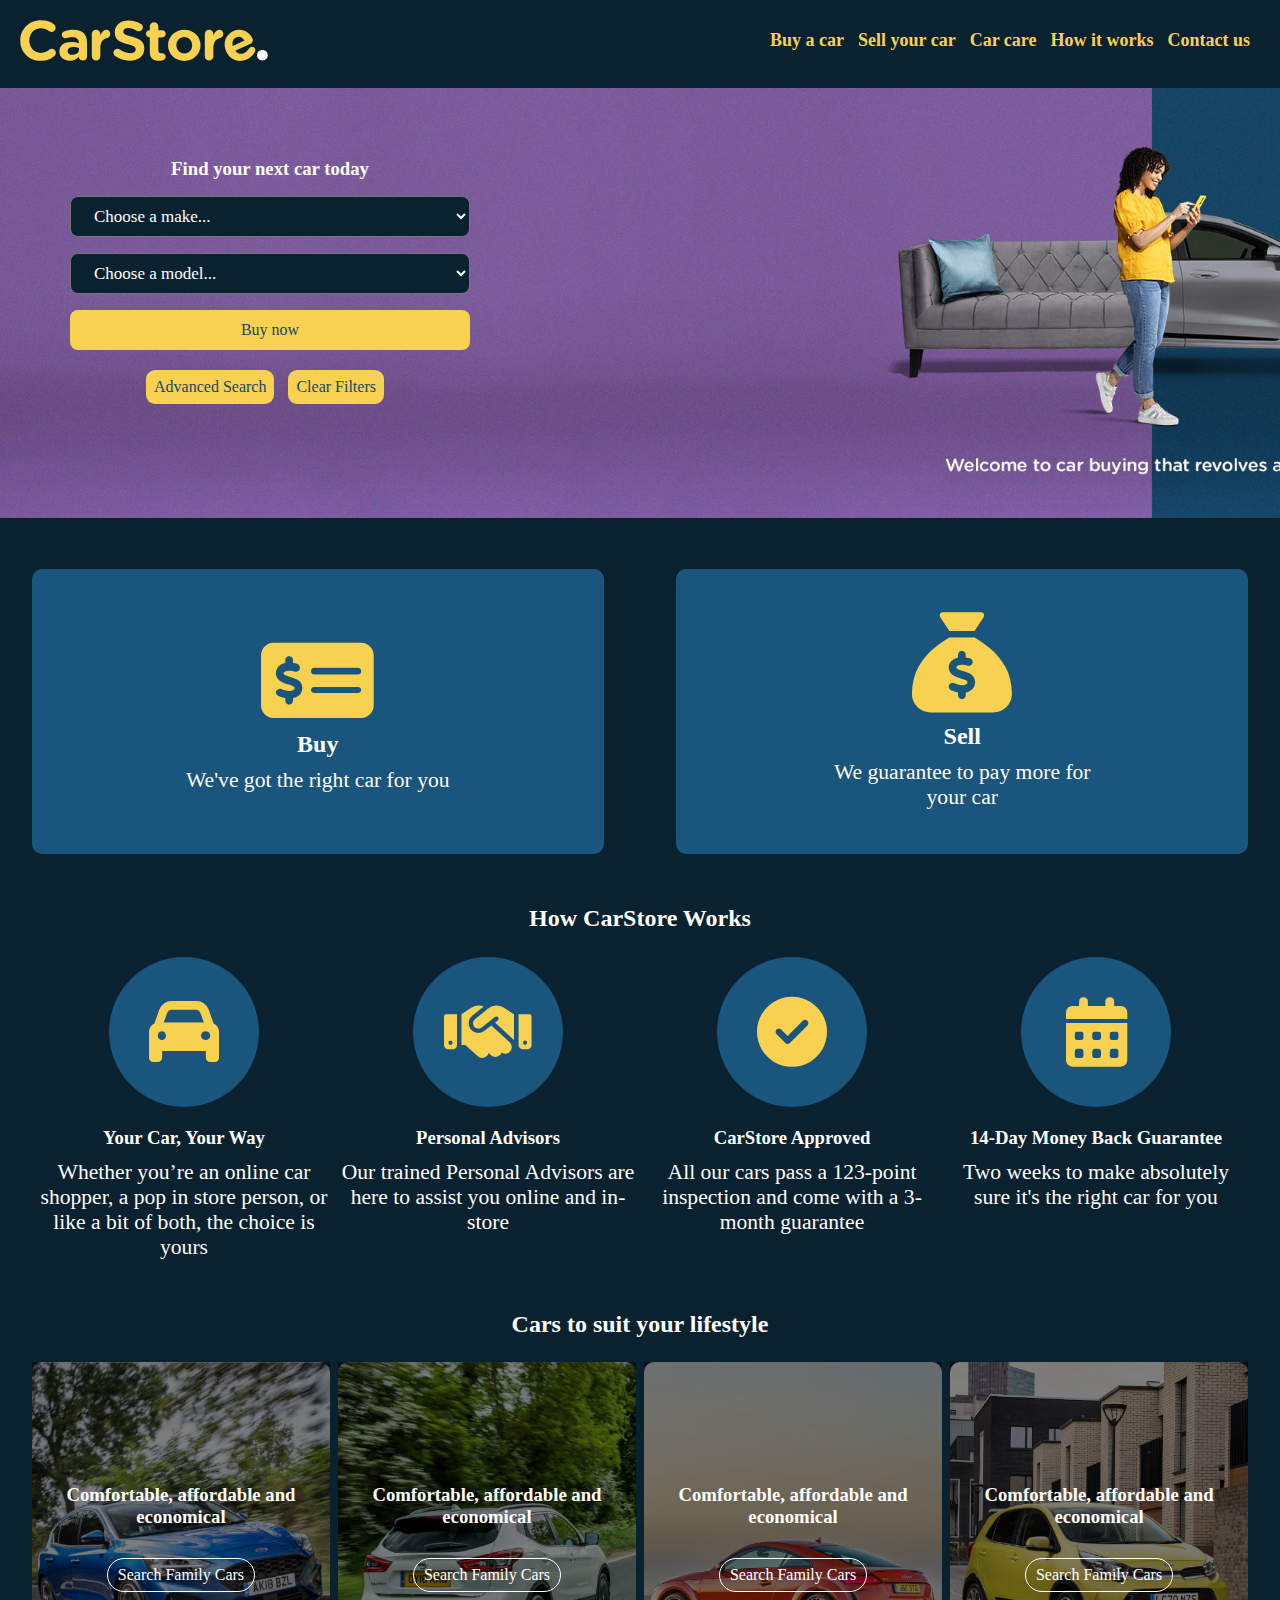
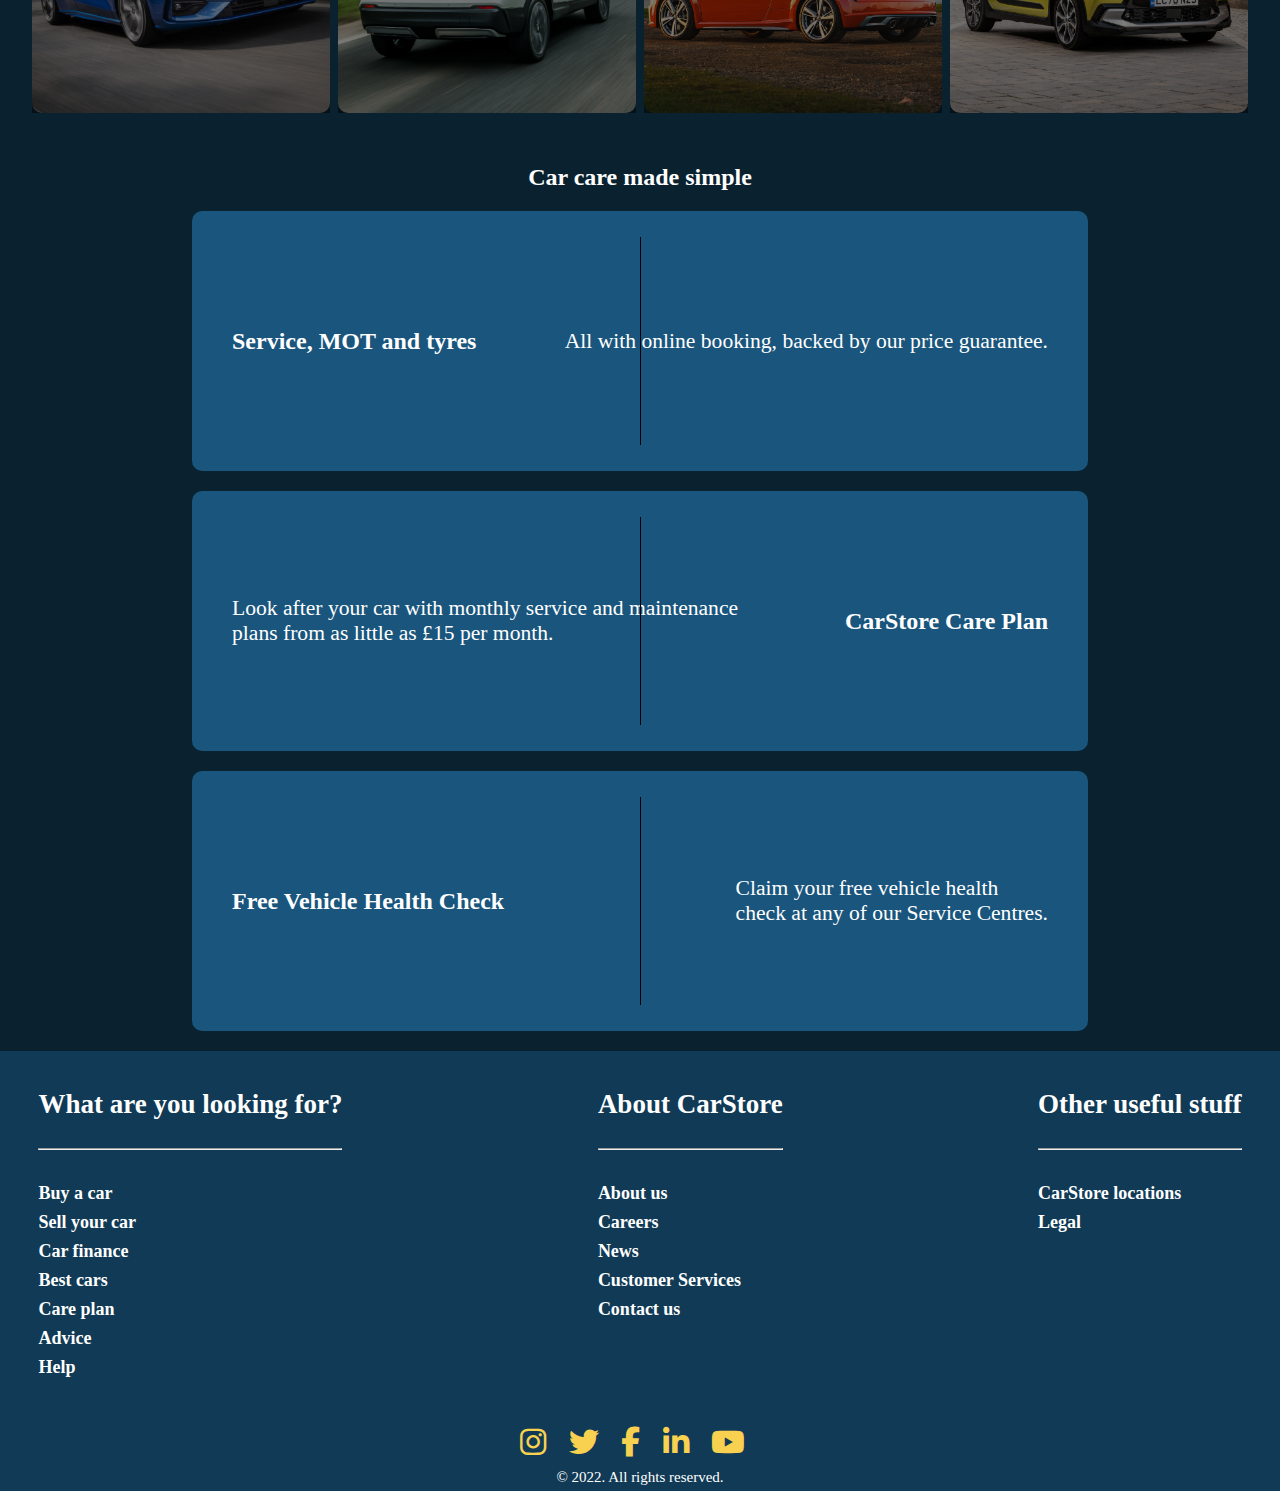
<file: index.html>
<!DOCTYPE html>
<html lang="en">

<head>
    <meta charset="UTF-8">
    <meta http-equiv="X-UA-Compatible" content="IE=edge">
    <meta name="viewport" content="width=device-width, initial-scale=1.0">
    <title>Document</title>
    <link rel="stylesheet" href="./style.css">
    <link rel="stylesheet" href="https://cdnjs.cloudflare.com/ajax/libs/font-awesome/6.1.0/css/all.min.css">
    <script src="./javascript.js"></script>
</head>

<body>
    <nav>
        <img src="./imgs/logo-dark-bg.svg">
        <ul>
            <li><a href="#sec4">Buy a car</a></li>
            <li><a class="test" href="#sell">Sell your car</a></li>
            <li> <a href="#care">Car care</a></li>
            <li> <a href="#carwork">How it works</a></li>
            <li><a href="./contact.html" target="_blank">Contact us</a></li>
        </ul>
    </nav>
    <div class="sec">
        <fieldset class="form">
            <h3>Find your next car today</h3>
            <select class="clear">
                <option disabled selected hidden>Choose a make...</option>
                <option>FIAT</option>
                <option>KIA</option>
                <option>JEEP</option>
                <option>TOYOTA</option>
                <option>HONDA</option>
                <OPtion>HYUNDAI</OPtion>
            </select>
            <select class="clear">
                <option disabled selected hidden>Choose a model...</option>
                <option>2017</option>
                <option>2018</option>
                <option>2019</option>
                <OPtion>2020</OPtion>
                <option>2021</option>
                <option>2022</option>
            </select>
            <div><a class="view" href="./form.html" target="_blank">Buy now</a></div>
            <a href="#" class="view1">Advanced Search</a>
            <a onclick="Clear()" href="#" class="view2 clear">Clear Filters</a>
        </fieldset>
    </div>

    <div class="sec2">
        <div>
            <i class="fa-solid fa-money-check-dollar"></i>
            <h2>Buy</h2>
            <p>We've got the right car for you</p>
        </div>
        <div id="sell"><i class="fa-solid fa-sack-dollar" style="margin-bottom: 10px;"></i>
            <h2>Sell</h2>
            <p>We guarantee to pay more for your car</p>
        </div>
    </div>
    <div class="sec3">
        <h2>How CarStore Works</h2>
        <div class="icon2">
            <div>
                <!-- <img src="./your-car-480x270px.png" alt=""> -->
                <div class="ii"><i class="fa-solid fa-car"></i></div>
                <h3> Your Car, Your Way </h3>

                <p>
                    Whether you’re an online car shopper, a pop in store person, or like a bit of both, the choice is
                    yours
                </p>
            </div>
            <div id="locate">
                <!-- <img src="./personal-advisors-480x270px.png" alt=""> -->

                <div class="ii"><i class="fa-solid fa-handshake"></i></div>
                <h3>Personal Advisors</h3>
                <p>
                    Our trained Personal Advisors are here to assist you online and in-store
                </p>
            </div>
            <div id="carwork">
                <!-- <img src="./approved-480x270px.png" alt=""> -->
                <div class="ii"><i class="fa-solid fa-circle-check"></i></div>

                <h3> CarStore Approved </h3>
                <p>
                    All our cars pass a 123-point inspection and come with a 3-month guarantee
                </p>
            </div>
            <div>
                <!-- <img src="./14-day-mbg-480x270px.png" alt=""> -->
                <div class="ii"><i class="fa-solid fa-calendar-days"></i></div>

                <h3>14-Day Money Back Guarantee</h3>
                <p>
                    Two weeks to make absolutely sure it's the right car for you
                </p>
            </div>
        </div>
    </div>
    <div id="sec4" class="sec4">
        <h2>Cars to suit your lifestyle</h2>
        <div class="cars-style">
            <div class="pic1">
                <div>
                    <h3>Comfortable, affordable and economical</h3>
                    <a href="#">Search Family Cars</a>
                </div>
            </div>
            <div class="pic2">
                <div>
                    <h3>Comfortable, affordable and economical</h3>
                    <a href="#">Search Family Cars</a>
                </div>
            </div>
            <div class="pic3">
                <div>
                    <h3>Comfortable, affordable and economical</h3>
                    <a href="#">Search Family Cars</a>
                </div>
            </div>
            <div class="pic4">
                <div>
                    <h3>Comfortable, affordable and economical</h3>
                    <a href="#">Search Family Cars</a>
                </div>
            </div>
        </div>
    </div>
    <div id="care">
        <h2 class="h2">Car care made simple</h2>
        <div class="divs">
            <h2>Service, MOT and tyres</h2>
            <span></span>
            <p>All with online booking, backed by our price guarantee.</p>

        </div>
        <div class="divs">
            <p>Look after your car with monthly service and maintenance<br> plans from as little as £15 per month.</p>
            <span></span>
            <h2>CarStore Care Plan</h2>

        </div>
        <div class="divs">
            <h2>Free Vehicle Health Check</h2>
            <span></span>
            <p> Claim your free vehicle health <br>check at any of our Service Centres.</p>

        </div>

    </div>
    <div class="footer">
        <div>
            <h2>What are you looking for? </h2>
            <br>
            <hr>
            <br>
            <h4>Buy a car</h4>
            <h4>Sell your car</h4>
            <h4>Car finance</h4>
            <h4>Best cars</h4>
            <h4>Care plan</h4>
            <h4>Advice</h4>
            <h4>Help</h4>
        </div>
        <div>
            <h2>About CarStore</h2>
            <br>
            <hr>
            <br>
            <h4>About us</h4>
            <h4>Careers</h4>
            <h4>News</h4>
            <h4>Customer Services </h4>
            <h4>Contact us </h4>
        </div>
        <div>
            <h2>Other useful stuff</h2>
            <br>
            <hr>
            <br>
            <h4>CarStore locations</h4>
            <h4>Legal</h4>
        </div>
    </div>

    <div class="icn">
        <i class="fa-brands fa-instagram"></i>
        <i class="fa-brands fa-twitter"></i>
        <i class="fa-brands fa-facebook-f"></i>
        <i class="fa-brands fa-linkedin-in"></i>
        <i class="fa-brands fa-youtube"></i>
        <div>
            © 2022. All rights reserved.
        </div>
    </div>

</body>

</html>
</file>
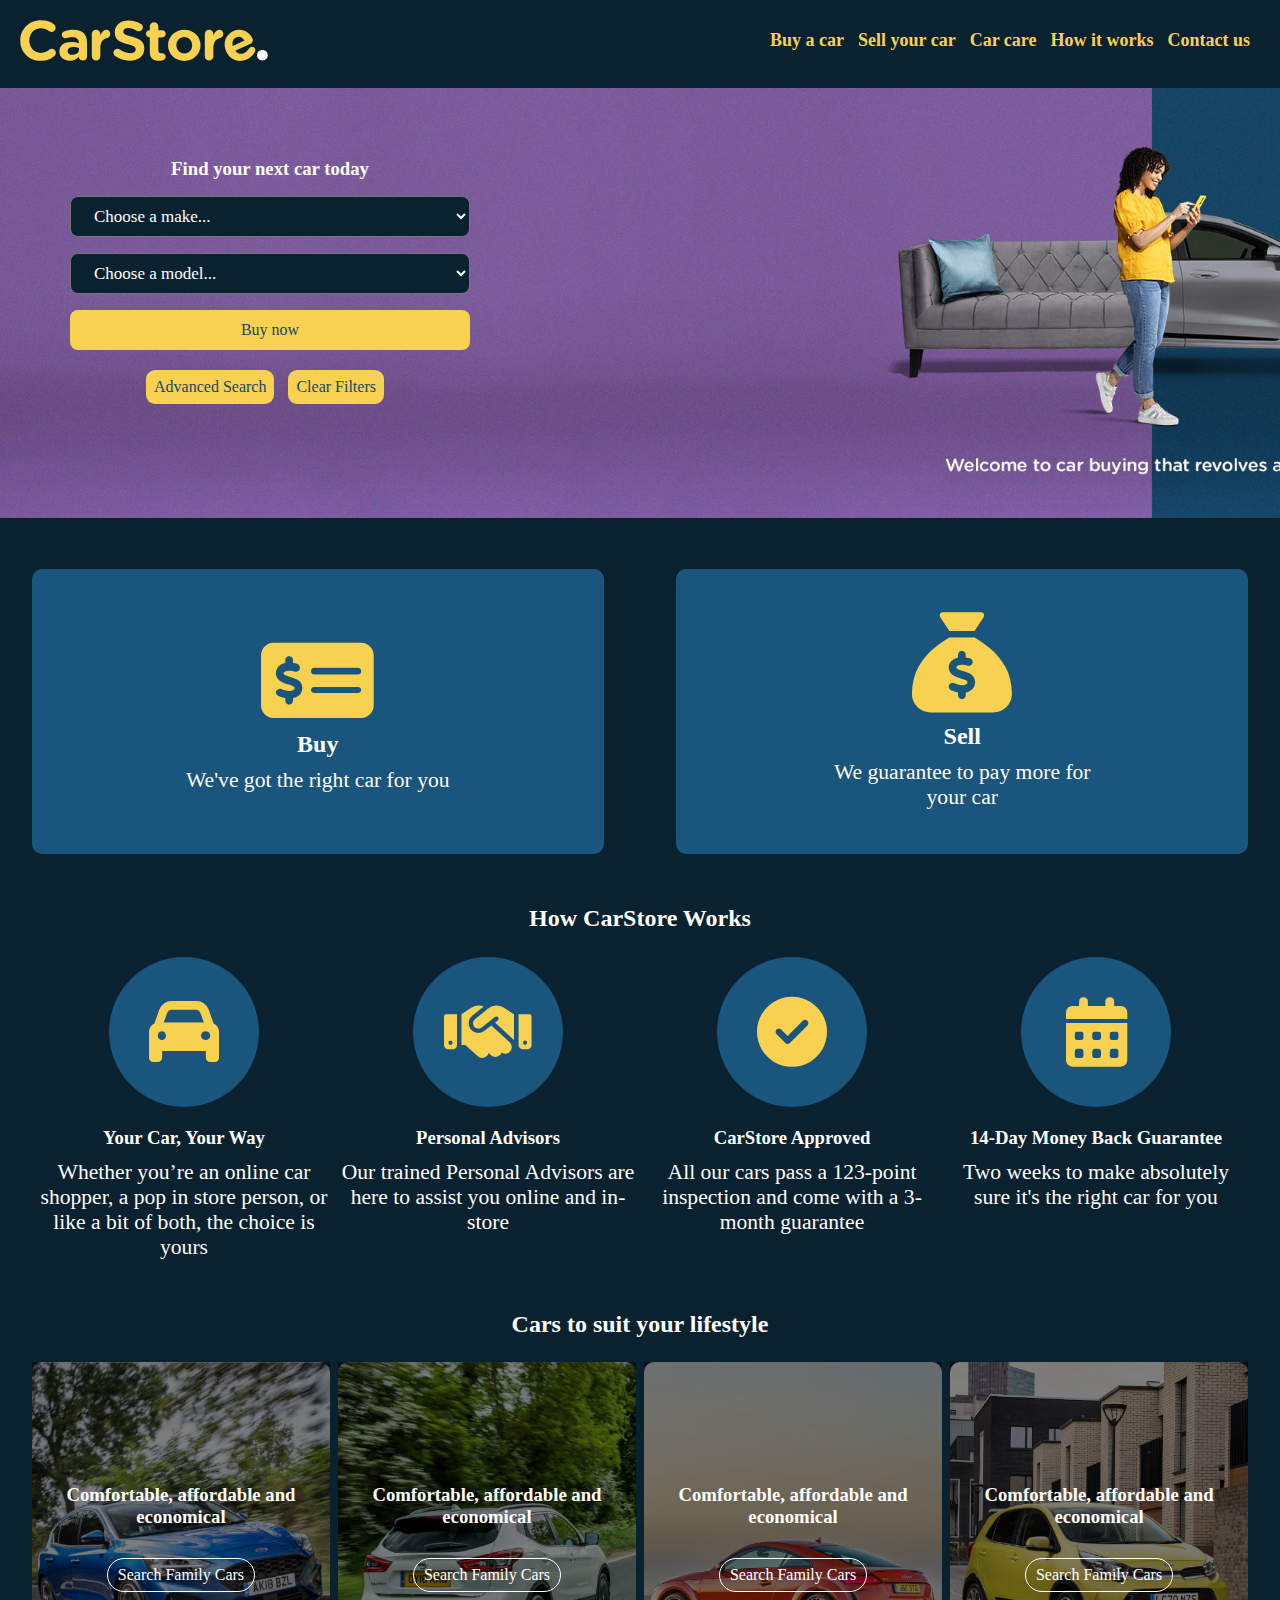
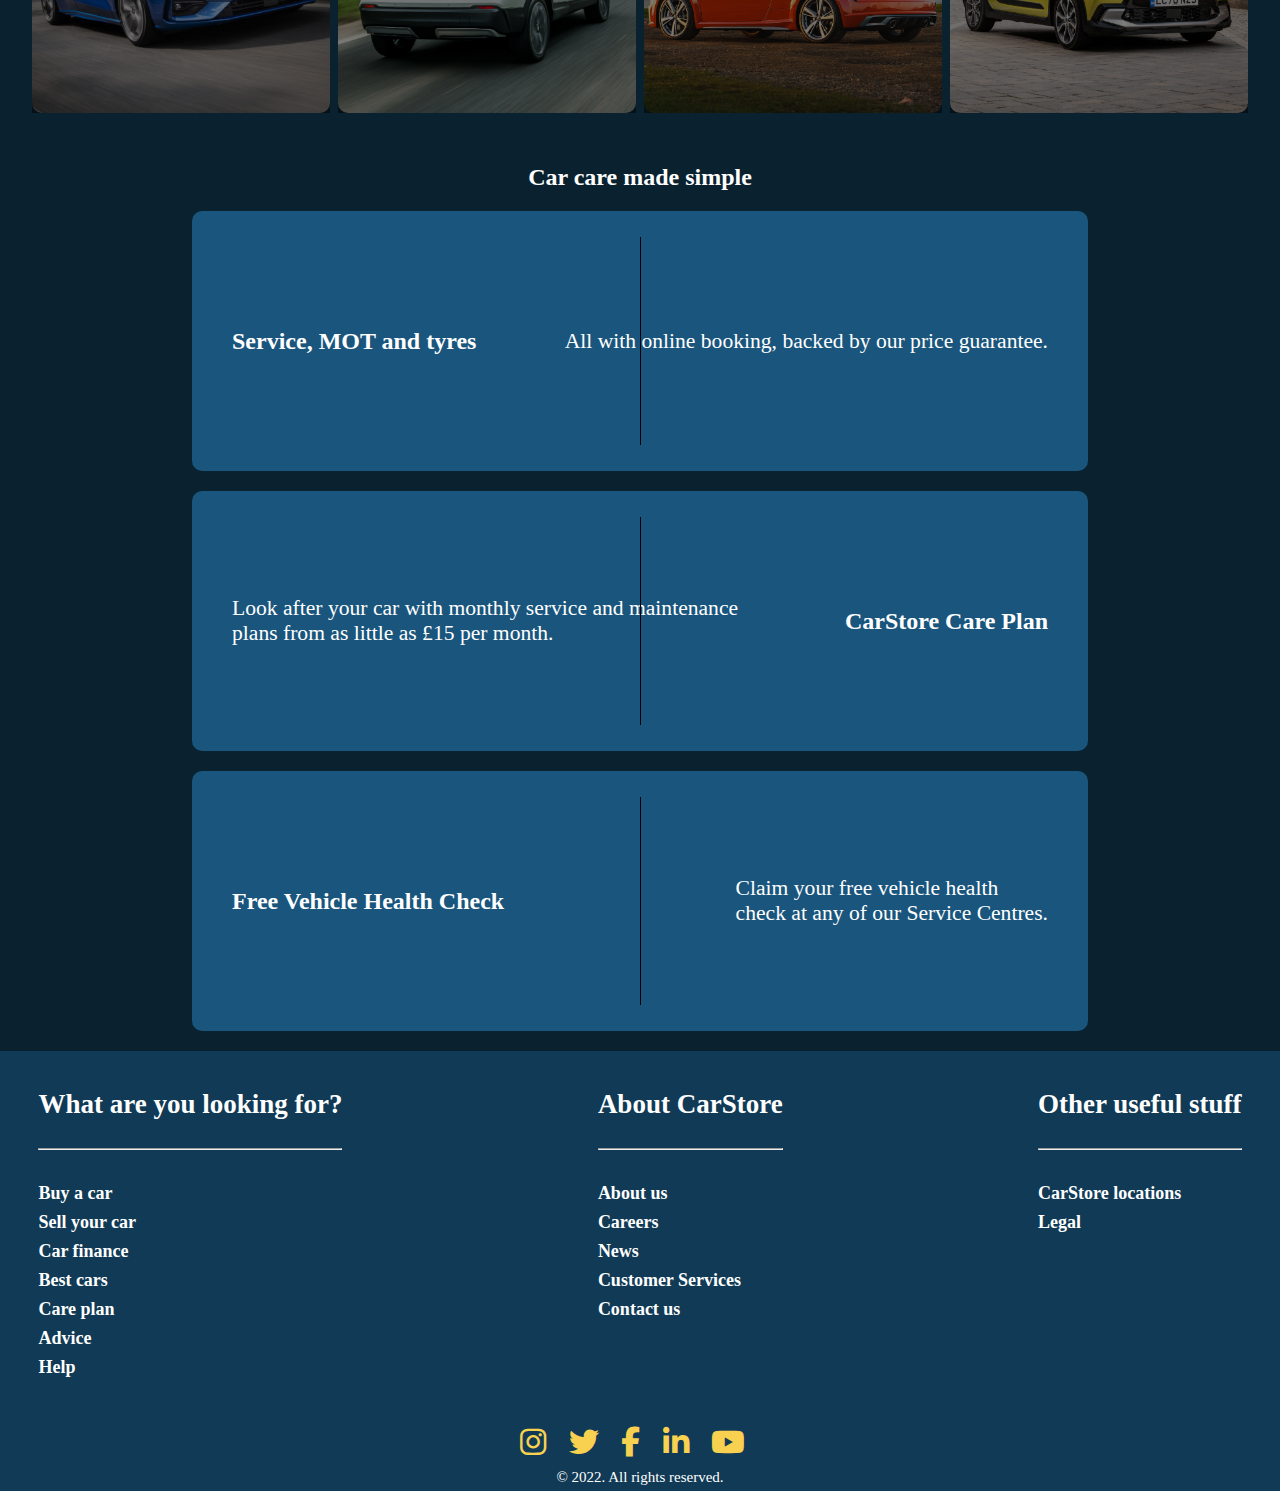
<file: carstore.html>
<!DOCTYPE html>
<html lang="en">

<head>
    <meta charset="UTF-8">
    <meta http-equiv="X-UA-Compatible" content="IE=edge">
    <meta name="viewport" content="width=device-width, initial-scale=1.0">
    <title>Document</title>
    <link rel="stylesheet" href="./carstore.css">
    <link rel="stylesheet" href="https://cdnjs.cloudflare.com/ajax/libs/font-awesome/6.1.0/css/all.min.css">
    <script src="./javascript.js"></script>
</head>

<body>
    <nav>
        <img src="./imgs/logo-dark-bg.svg">
        <ul>
            <li><a href="#sec4">Buy a car</a></li>
            <li><a class="test" href="#sell">Sell your car</a></li>
            <li> <a href="#care">Car care</a></li>
            <li> <a href="#carwork">How it works</a></li>
            <li><a href="./contact.html" target="_blank">Contact us</a></li>
        </ul>
    </nav>
    <div class="sec">
        <fieldset class="form">
            <h3>Find your next car today</h3>
            <select class="clear">
                <option disabled selected hidden>Choose a make...</option>
                <option>FIAT</option>
                <option>KIA</option>
                <option>JEEP</option>
                <option>TOYOTA</option>
                <option>HONDA</option>
                <OPtion>HYUNDAI</OPtion>
            </select>
            <select class="clear">
                <option disabled selected hidden>Choose a model...</option>
                <option>2017</option>
                <option>2018</option>
                <option>2019</option>
                <OPtion>2020</OPtion>
                <option>2021</option>
                <option>2022</option>
            </select>
            <div><a class="view" href="./form.html" target="_blank">Buy now</a></div>
            <a href="#" class="view1">Advanced Search</a>
            <a onclick="Clear()" href="#" class="view2 clear">Clear Filters</a>
        </fieldset>
    </div>

    <div class="sec2">
        <div>
            <i class="fa-solid fa-money-check-dollar"></i>
            <h2>Buy</h2>
            <p>We've got the right car for you</p>
        </div>
        <div id="sell"><i class="fa-solid fa-sack-dollar" style="margin-bottom: 10px;"></i>
            <h2>Sell</h2>
            <p>We guarantee to pay more for your car</p>
        </div>
    </div>
    <div class="sec3">
        <h2>How CarStore Works</h2>
        <div class="icon2">
            <div>
                <!-- <img src="./your-car-480x270px.png" alt=""> -->
                <div class="ii"><i class="fa-solid fa-car"></i></div>
                <h3> Your Car, Your Way </h3>

                <p>
                    Whether you’re an online car shopper, a pop in store person, or like a bit of both, the choice is
                    yours
                </p>
            </div>
            <div id="locate">
                <!-- <img src="./personal-advisors-480x270px.png" alt=""> -->

                <div class="ii"><i class="fa-solid fa-handshake"></i></div>
                <h3>Personal Advisors</h3>
                <p>
                    Our trained Personal Advisors are here to assist you online and in-store
                </p>
            </div>
            <div id="carwork">
                <!-- <img src="./approved-480x270px.png" alt=""> -->
                <div class="ii"><i class="fa-solid fa-circle-check"></i></div>

                <h3> CarStore Approved </h3>
                <p>
                    All our cars pass a 123-point inspection and come with a 3-month guarantee
                </p>
            </div>
            <div>
                <!-- <img src="./14-day-mbg-480x270px.png" alt=""> -->
                <div class="ii"><i class="fa-solid fa-calendar-days"></i></div>

                <h3>14-Day Money Back Guarantee</h3>
                <p>
                    Two weeks to make absolutely sure it's the right car for you
                </p>
            </div>
        </div>
    </div>
    <div id="sec4" class="sec4">
        <h2>Cars to suit your lifestyle</h2>
        <div class="cars-style">
            <div class="pic1">
                <div>
                    <h3>Comfortable, affordable and economical</h3>
                    <a href="#">Search Family Cars</a>
                </div>
            </div>
            <div class="pic2">
                <div>
                    <h3>Comfortable, affordable and economical</h3>
                    <a href="#">Search Family Cars</a>
                </div>
            </div>
            <div class="pic3">
                <div>
                    <h3>Comfortable, affordable and economical</h3>
                    <a href="#">Search Family Cars</a>
                </div>
            </div>
            <div class="pic4">
                <div>
                    <h3>Comfortable, affordable and economical</h3>
                    <a href="#">Search Family Cars</a>
                </div>
            </div>
        </div>
    </div>
    <div id="care">
        <h2 class="h2">Car care made simple</h2>
        <div class="divs">
            <h2>Service, MOT and tyres</h2>
            <span></span>
            <p>All with online booking, backed by our price guarantee.</p>

        </div>
        <div class="divs">
            <p>Look after your car with monthly service and maintenance<br> plans from as little as £15 per month.</p>
            <span></span>
            <h2>CarStore Care Plan</h2>

        </div>
        <div class="divs">
            <h2>Free Vehicle Health Check</h2>
            <span></span>
            <p> Claim your free vehicle health <br>check at any of our Service Centres.</p>

        </div>

    </div>
    <div class="footer">
        <div>
            <h2>What are you looking for? </h2>
            <br>
            <hr>
            <br>
            <h4>Buy a car</h4>
            <h4>Sell your car</h4>
            <h4>Car finance</h4>
            <h4>Best cars</h4>
            <h4>Care plan</h4>
            <h4>Advice</h4>
            <h4>Help</h4>
        </div>
        <div>
            <h2>About CarStore</h2>
            <br>
            <hr>
            <br>
            <h4>About us</h4>
            <h4>Careers</h4>
            <h4>News</h4>
            <h4>Customer Services </h4>
            <h4>Contact us </h4>
        </div>
        <div>
            <h2>Other useful stuff</h2>
            <br>
            <hr>
            <br>
            <h4>CarStore locations</h4>
            <h4>Legal</h4>
        </div>
    </div>

    <div class="icn">
        <i class="fa-brands fa-instagram"></i>
        <i class="fa-brands fa-twitter"></i>
        <i class="fa-brands fa-facebook-f"></i>
        <i class="fa-brands fa-linkedin-in"></i>
        <i class="fa-brands fa-youtube"></i>
        <div>
            © 2022. All rights reserved.
        </div>
    </div>

</body>

</html>
</file>
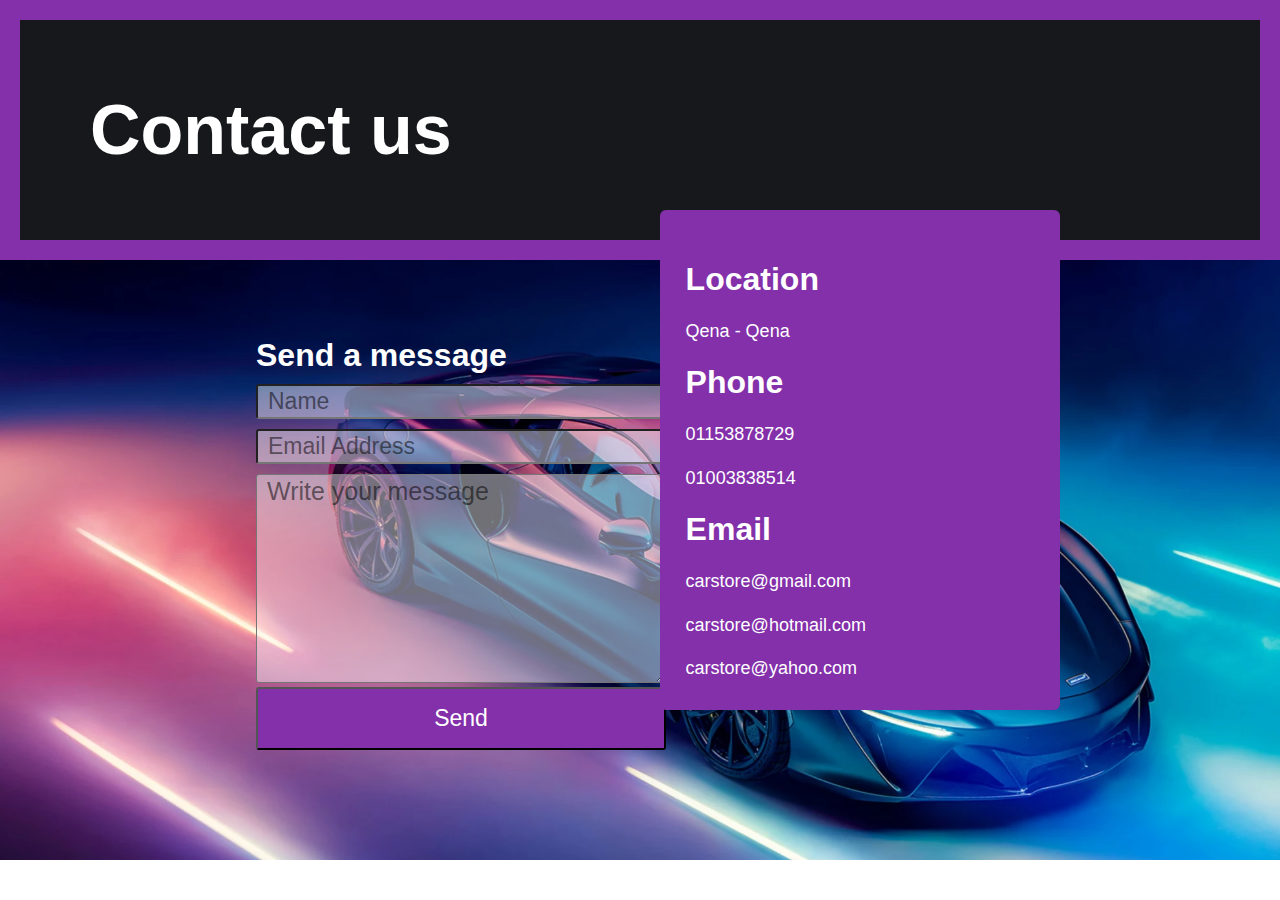
<file: contact.html>
<!DOCTYPE html>
<html lang="en">

<head>
    <meta charset="UTF-8">
    <meta http-equiv="X-UA-Compatible" content="IE=edge">
    <meta name="viewport" content="width=device-width, initial-scale=1.0">
    <title>Document</title>
</head>

<body>
    <!-- <nav>
        <img src="./logo-dark-bg.svg">
    </nav> -->
    <div class="main">

        <div class="div1">
            <h1 id="head">Contact us</h1>
            
        </div>
        <div class="div2">
            <H1 style="color: white; margin-bottom: 10px">Send a message</H1>
            <div id="message">
                <form>
                    <input type="text" name="" placeholder="Name"> <br>
                    <input type="email" value="" placeholder="Email Address"> <br>
                    <textarea cols="50" rows="7" name="" placeholder="Write your message"></textarea> <br>
                    <input type="submit" value="Send" id="submit">
                </form>
            </div>
            <div class="info">
                <h1>Location</h1>
                <p> Qena - Qena </p>
                <p></p>
                <h1>Phone</h1>
                <p>01153878729</p>
                <p>01003838514</p>

                <h1>Email</h1>
                <p>carstore@gmail.com</p>
                <p>carstore@hotmail.com</p>
                <p>carstore@yahoo.com</p>
            </div>
        </div>

    </div>
    <!-- <div class="div3"></div> -->




    <style>
        * {
            margin: 0%;
            padding: 0%;
            box-sizing: border-box;
            font-family: "Helvetica";
            scroll-behavior: smooth;
        }

        .div1 p {
            margin: 30px;
            font-size: 24px;
        }

        .div1 {
            padding: 70px;
            color: white;
            border: 20px #8330aa solid;
            background-color: #16181c;
        }

        .div1 h1 {
            font-size: 70px;

        }

        .div2 {
            height: 600px;
            background-image: url(./imgs/Mclaren_Artura_Zenith\ Black_03_crop-16x9.webp);
            background-repeat: no-repeat;
            background-size: cover;
            position: relative;
            padding: 6%;
            padding-left: 20%;
        }

        #message {
            width: 410px;
            overflow: hidden;
        }

        input {

            margin-bottom: 10px;
            background-color: #ffffff70;
            padding: 2px 10px;
            border-radius: 3px;
            font-size: 23px;
            width: 410px;

        }

        input::placeholder,
        textarea::placeholder {
            color: rgba(0, 0, 0, 0.527);

        }

        input[id="submit"] {
            padding: 0.7em;
            width: 410px;
            background-color: #8330aa;

            color: white;
            font-size: 23px;
            transition: all .5s;

        }

        input[id="submit"]:hover {
            font-size: 25px;

        }

        textarea {
            background-color: #ffffff70;
            padding: 2px 10px;
            border-radius: 3px;
            font-size: 25px;
            width: 410px;

        }

        .info {
            background-color: #8330aa;
            color: white;
            position: absolute;
            width: 400px;
            top: -50px;
            right: 220px;
            height: 500px;
            border-radius: 6px;
            padding: 4%;
            padding-left: 2%;
        }

        .info p {
            margin: 7% 0%;
            font-size: 18px
        }

        /* .div3 {
            height: 200px;
            background-image: url(./Untitled.png);
            background-repeat: no-repeat;
            background-size: cover;
            position: relative;
        } */

        /* nav {
            color: white;
            display: flex;
            justify-content: space-between;
            background-color: #0a2130;
            padding: 10px;
            align-items: center;
            font-size: 50px;

        } */

        /* nav img {
            font-size: 50px;
            width: 20%;
        } */
    </style>
</body>

</html>
</file>
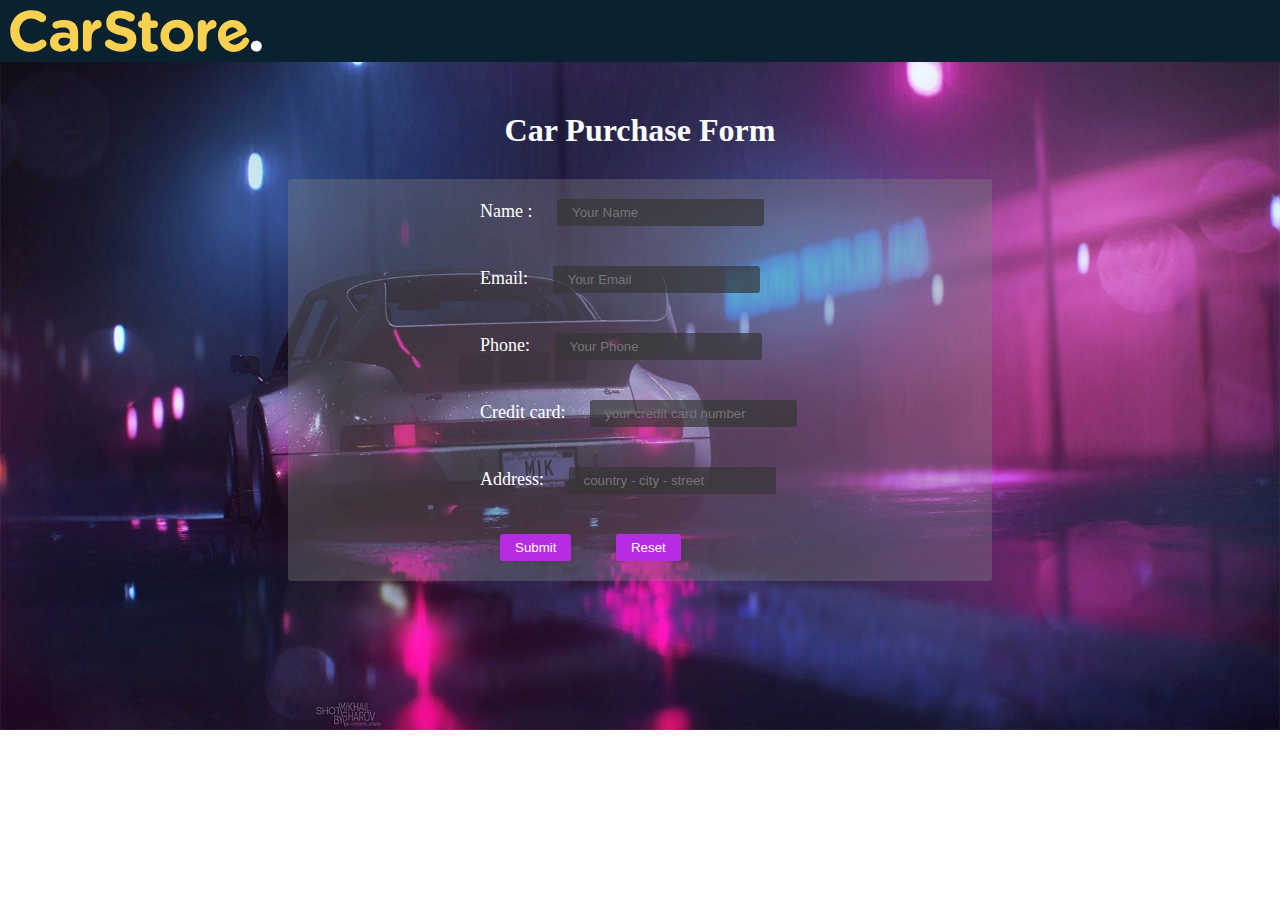
<file: form.html>
<!DOCTYPE html>
<html lang="en">

<head>
    <meta charset="UTF-8">
    <meta http-equiv="X-UA-Compatible" content="IE=edge">
    <meta name="viewport" content="width=device-width, initial-scale=1.0">
    <title>Document</title>
    <style>
        * {
            box-sizing: border-box;
            margin: 0;
            color: white;
        }

        body {
            background-image: url(./imgs/1112949-256ec30f.webp);
            background-repeat: no-repeat;
            background-size: cover;
            position: relative;


        }

        nav {
            color: white;
            display: flex;
            justify-content: space-between;
            background-color: #0a2130;
            padding: 10px;
            align-items: center;
            font-size: 50px;

        }

        nav img {
            font-size: 50px;
            width: 20%;
        }

        #form {
            color: white;
            background-color: rgba(128, 128, 128, 0.358);
            margin: 30px auto;
            width: 55%;
            /* text-align: center; */
            font-size: large;
            /* box-shadow: 30px 30px 30px 5px #1a1a1a; */
            border-radius: 3px;
            padding-left: 15%;

        }


        input {
            margin: 20px;
            /* box-shadow: -1px 3px 1px 0px #363636; */
            padding: 6px 15px;
            border-radius: 3px;
            background-color: #363636b1;
            color: white;
            border-style: none;
            transition: all .5s;

        }

        input:hover {
            transform: scale(1.1);
        }

        .submit {
            background-color: rgb(183, 43, 226);
        }

        h1 {
            padding-top: 50px;
            text-align: center;
        }

        span {
            color: red;
        }
    </style>
</head>

<body>

    <nav>
        <img src="./imgs/logo-dark-bg.svg">
    </nav>
    <h1>Car Purchase Form</h1>
    <form id="form">
        <!-- <fieldset> -->

        Name :
        <input onkeyup="Valid()" type="text" id="name" placeholder="Your Name" required> <span id="nameErr"></span>
        <br>
        Email:
        <input onkeyup="Valid()" type="text" id="email" placeholder="Your Email" required> <span id="emailErr"></span>
        <br>
        Phone:
        <input onkeyup="Valid()" type="text" id="phone" placeholder="Your Phone" required> <span id="phoneErr"></span>
        <br>
        Credit card:
        <input onkeyup="Valid()" type="number" id="card" placeholder="your credit card number" required> <span
            id="cardErr"></span>
        <br>
        Address:
        <input onkeyup="Valid()" type="text" id="country" placeholder="country - city - street" required> <span
            id="countryErr"></span>
        <br>
        <input onkeyup="Valid()" type="submit" class="submit">

        <input type="reset" class="submit">

        <!-- </fieldset> -->

    </form>
    </fieldset>


    <script src="./javascript.js"></script>

</body>

</html>
</file>
<file: style.css>
* {
  margin: 0%;
  padding: 0%;
  box-sizing: border-box;
  font-family: cursive;
  scroll-behavior: smooth;
}
body {
  background-color: #0a2130;
  padding-top: 88px;
}
nav {
  color: white;
  display: flex;
  justify-content: space-between;
  background-color: #0a2130;
  padding: 20px;
  align-items: center;
  position: fixed;
  z-index: 100;
  width: 100%;
  left: 0;
  right: 0;
  top: 0;
}
ul {
  list-style-type: none;
}
li a {
  text-decoration: none;
  color: #f8d150;
  transition: all .5s ease-in-out;
  transition-timing-function: cubic;
}
li a:hover {
  color: #b7e3ff;
  display: inline-block;
  font-size: 22px;
}
li {
  display: inline;
  margin-right: 10px;
  font-weight: bold;
  font-size: 18px;
  font-family: sans-serif;
  cursor: pointer;
}
nav img {
  font-size: 50px;
  width: 20%;
}
.sec {
  height: 430px;
  background-image: url(./imgs/carstore-buying-carousel-2000x560px.jpg);
  /* background-size: 100% 100%; */

  color: black;
  padding-left: 50px;
  padding-top: 50px;
  margin-bottom: 4%;

  background-repeat: no-repeat;
  background-size: cover;
  position: relative;
}
.form {
  text-align: center;
  border: none;
  width: 300px;
  padding: 20px;
  color: white;
}
.form select {
  color: white;
  background-color: #0a2130;
}

select {
  width: 400px;
  border-radius: 8px;
  padding: 9px 19px;
  font-size: 17px;
  display: block;
  margin: 4% 0px;
}
.sec div {
  width: 400px;
  text-align: center;
}
.view {
  /* width: 100%; */
  display: block;
  text-decoration: none;
  background-color: #f8d150;
  padding: 11px 0px;
  border-radius: 8px;
  color: #174664;
  margin: 4% 0%;
}
.sec * {
  margin-bottom: 2%;
  /* color: white; */
}
.view1,
.view2 {
  display: inline-block;
  background-color: #f8d150;
  text-decoration: none;
  padding: 8px;
  border-radius: 9px;
  margin-right: 10px;
  margin-top: 3%;
  color: #174664;
}
.sec2 {
  display: flex;
  width: 95%;
  margin: auto;
  justify-content: space-between;
  margin-bottom: 4%;
}
.sec2 div {
  display: flex;
  justify-content: center;
  align-items: center;
  width: 47%;
  height: 285px;
  background-color: #19557c;
  text-align: center;
  color: white;
  border-radius: 10px;
}
.sec2 div i {
  font-size: 100px;
}
.sec2 div {
  display: flex;
  flex-direction: column;
}
.sec2 div p {
  width: 50%;
  margin-top: 10px;
}
i {
  color: #f8d150;
}
.sec3 {
  width: 95%;
  margin: auto;
  color: white;
  margin-bottom: 4%;
}
.icon2 {
  display: flex;
}
.icon2 div p {
  padding-top: 11px;
}
.sec3 h2 {
  text-align: center;
  margin-bottom: 2%;
}
.icon2 div {
  width: calc(100% / 4);
  text-align: center;
}
.icon2 img {
  width: 100%;
}
.ii {
  display: flex;
  background-color: #19557c;
  position: relative;
  left: 50%;
  transform: translate(-50%);
  width: 130px;
  height: 130px;
  justify-content: center;
  align-items: center;
  border-radius: 50%;
  margin-bottom: 20px;
  padding: 75px;
}
.ii i {
  font-size: 70px;
}
.sec4 {
  width: 95%;
  margin: auto;
  color: white;
  margin-bottom: 4%;
}
.sec4 h2 {
  text-align: center;
  margin-bottom: 2%;
}
.cars-style {
  display: flex;
  text-align: center;
  justify-content: space-between;
}
.cars-style h3 {
  text-align: center;
  margin-bottom: 10%;
}
.cars-style a {
  background-color: transparent;
  border: 1px solid white;
  border-radius: 50px;
  padding: 7px 10px;
  color: white;
  text-decoration: none;
}
.pic1,
.pic2,
.pic3,
.pic4 {
  height: 351px;
  background-size: cover;
  width: calc(98% / 4);
  border-radius: 10px;
}
.pic1 {
  background-image: url(./imgs/family-car-480x580px.jpg);
}
.pic2 {
  background-image: url(./imgs/download.jpg);
}
.pic3 {
  background-image: url(./imgs/fun-car-480x580px.jpg);
}
.pic4 {
  background-image: url(./imgs/young-driver-car-480x580px.jpg);
}
.cars-style > div div:hover {
  background: rgba(0, 0, 0, 0.308);
}
.cars-style > div div {
  width: 100%;
  height: 100%;
  display: flex;
  flex-direction: column;
  align-items: center;
  justify-content: center;
  background-color: rgba(0, 0, 0, 0.5);
}
.divs {
  color: white;
  width: 70%;
  height: 260px;
  background-color: #19557c;
  margin: auto;
  padding: 40px;
  position: relative;
  display: flex;
  justify-content: space-between;
  align-items: center;
  margin-bottom: 20px;
  border-radius: 10px;
}
.divs span {
  display: inline-block;
  position: absolute;
  width: 1px;
  background-color: black;
  height: 80%;
  top: 10%;
  left: 50%;
}
.h2 {
  text-align: center;
  margin-bottom: 20px;
  color: white;
}
.footer {
  display: flex;
  background-color: #103a55;
  justify-content: space-between;
  color: white;
  height: 370px;
  padding: 3%;
  font-size: 18px;
  line-height: 29px;
}
.icn {
  font-size: 30px;
  color: white;
  text-align: center;
  padding: 5px;
  background-color: #103a55;
}
.icn i {
  margin-right: 15px;
}
.icn div {
  font-size: 15px;
  margin-top: 9px;
}

p {
  font-size: 2.4vh !important;
}
</file>
<file: carstore.css>
* {
  margin: 0%;
  padding: 0%;
  box-sizing: border-box;
  font-family: cursive;
  scroll-behavior: smooth;
}
body {
  background-color: #0a2130;
  padding-top: 88px;
}
nav {
  color: white;
  display: flex;
  justify-content: space-between;
  background-color: #0a2130;
  padding: 20px;
  align-items: center;
  position: fixed;
  z-index: 100;
  width: 100%;
  left: 0;
  right: 0;
  top: 0;
}
ul {
  list-style-type: none;
}
li a {
  text-decoration: none;
  color: #f8d150;
  transition: all .5s ease-in-out;
  transition-timing-function: cubic;
}
li a:hover {
  color: #b7e3ff;
  display: inline-block;
  font-size: 22px;
}
li {
  display: inline;
  margin-right: 10px;
  font-weight: bold;
  font-size: 18px;
  font-family: sans-serif;
  cursor: pointer;
}
nav img {
  font-size: 50px;
  width: 20%;
}
.sec {
  height: 430px;
  background-image: url(./imgs/carstore-buying-carousel-2000x560px.jpg);
  /* background-size: 100% 100%; */

  color: black;
  padding-left: 50px;
  padding-top: 50px;
  margin-bottom: 4%;

  background-repeat: no-repeat;
  background-size: cover;
  position: relative;
}
.form {
  text-align: center;
  border: none;
  width: 300px;
  padding: 20px;
  color: white;
}
.form select {
  color: white;
  background-color: #0a2130;
}

select {
  width: 400px;
  border-radius: 8px;
  padding: 9px 19px;
  font-size: 17px;
  display: block;
  margin: 4% 0px;
}
.sec div {
  width: 400px;
  text-align: center;
}
.view {
  /* width: 100%; */
  display: block;
  text-decoration: none;
  background-color: #f8d150;
  padding: 11px 0px;
  border-radius: 8px;
  color: #174664;
  margin: 4% 0%;
}
.sec * {
  margin-bottom: 2%;
  /* color: white; */
}
.view1,
.view2 {
  display: inline-block;
  background-color: #f8d150;
  text-decoration: none;
  padding: 8px;
  border-radius: 9px;
  margin-right: 10px;
  margin-top: 3%;
  color: #174664;
}
.sec2 {
  display: flex;
  width: 95%;
  margin: auto;
  justify-content: space-between;
  margin-bottom: 4%;
}
.sec2 div {
  display: flex;
  justify-content: center;
  align-items: center;
  width: 47%;
  height: 285px;
  background-color: #19557c;
  text-align: center;
  color: white;
  border-radius: 10px;
}
.sec2 div i {
  font-size: 100px;
}
.sec2 div {
  display: flex;
  flex-direction: column;
}
.sec2 div p {
  width: 50%;
  margin-top: 10px;
}
i {
  color: #f8d150;
}
.sec3 {
  width: 95%;
  margin: auto;
  color: white;
  margin-bottom: 4%;
}
.icon2 {
  display: flex;
}
.icon2 div p {
  padding-top: 11px;
}
.sec3 h2 {
  text-align: center;
  margin-bottom: 2%;
}
.icon2 div {
  width: calc(100% / 4);
  text-align: center;
}
.icon2 img {
  width: 100%;
}
.ii {
  display: flex;
  background-color: #19557c;
  position: relative;
  left: 50%;
  transform: translate(-50%);
  width: 130px;
  height: 130px;
  justify-content: center;
  align-items: center;
  border-radius: 50%;
  margin-bottom: 20px;
  padding: 75px;
}
.ii i {
  font-size: 70px;
}
.sec4 {
  width: 95%;
  margin: auto;
  color: white;
  margin-bottom: 4%;
}
.sec4 h2 {
  text-align: center;
  margin-bottom: 2%;
}
.cars-style {
  display: flex;
  text-align: center;
  justify-content: space-between;
}
.cars-style h3 {
  text-align: center;
  margin-bottom: 10%;
}
.cars-style a {
  background-color: transparent;
  border: 1px solid white;
  border-radius: 50px;
  padding: 7px 10px;
  color: white;
  text-decoration: none;
}
.pic1,
.pic2,
.pic3,
.pic4 {
  height: 351px;
  background-size: cover;
  width: calc(98% / 4);
  border-radius: 10px;
}
.pic1 {
  background-image: url(./imgs/family-car-480x580px.jpg);
}
.pic2 {
  background-image: url(./imgs/download.jpg);
}
.pic3 {
  background-image: url(./imgs/fun-car-480x580px.jpg);
}
.pic4 {
  background-image: url(./imgs/young-driver-car-480x580px.jpg);
}
.cars-style > div div:hover {
  background: rgba(0, 0, 0, 0.308);
}
.cars-style > div div {
  width: 100%;
  height: 100%;
  display: flex;
  flex-direction: column;
  align-items: center;
  justify-content: center;
  background-color: rgba(0, 0, 0, 0.5);
}
.divs {
  color: white;
  width: 70%;
  height: 260px;
  background-color: #19557c;
  margin: auto;
  padding: 40px;
  position: relative;
  display: flex;
  justify-content: space-between;
  align-items: center;
  margin-bottom: 20px;
  border-radius: 10px;
}
.divs span {
  display: inline-block;
  position: absolute;
  width: 1px;
  background-color: black;
  height: 80%;
  top: 10%;
  left: 50%;
}
.h2 {
  text-align: center;
  margin-bottom: 20px;
  color: white;
}
.footer {
  display: flex;
  background-color: #103a55;
  justify-content: space-between;
  color: white;
  height: 370px;
  padding: 3%;
  font-size: 18px;
  line-height: 29px;
}
.icn {
  font-size: 30px;
  color: white;
  text-align: center;
  padding: 5px;
  background-color: #103a55;
}
.icn i {
  margin-right: 15px;
}
.icn div {
  font-size: 15px;
  margin-top: 9px;
}

p {
  font-size: 2.4vh !important;
}
</file>
